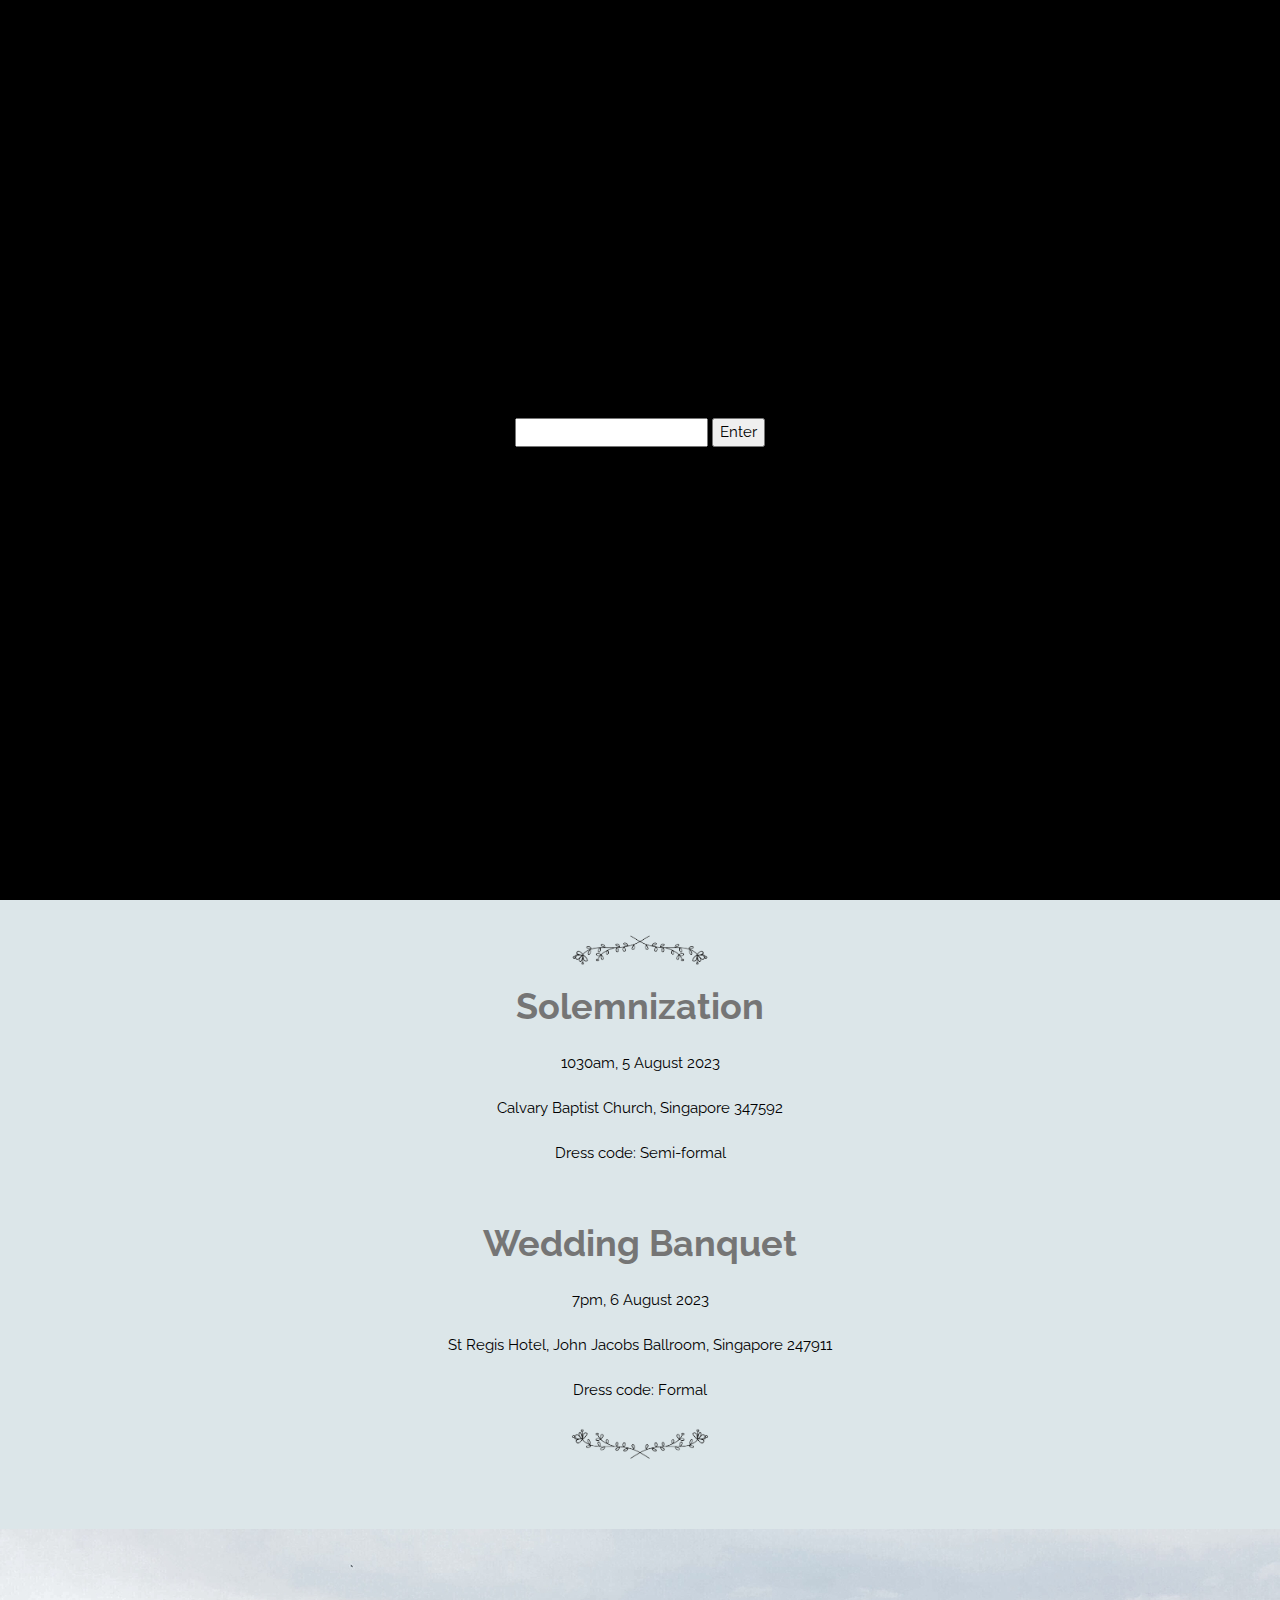
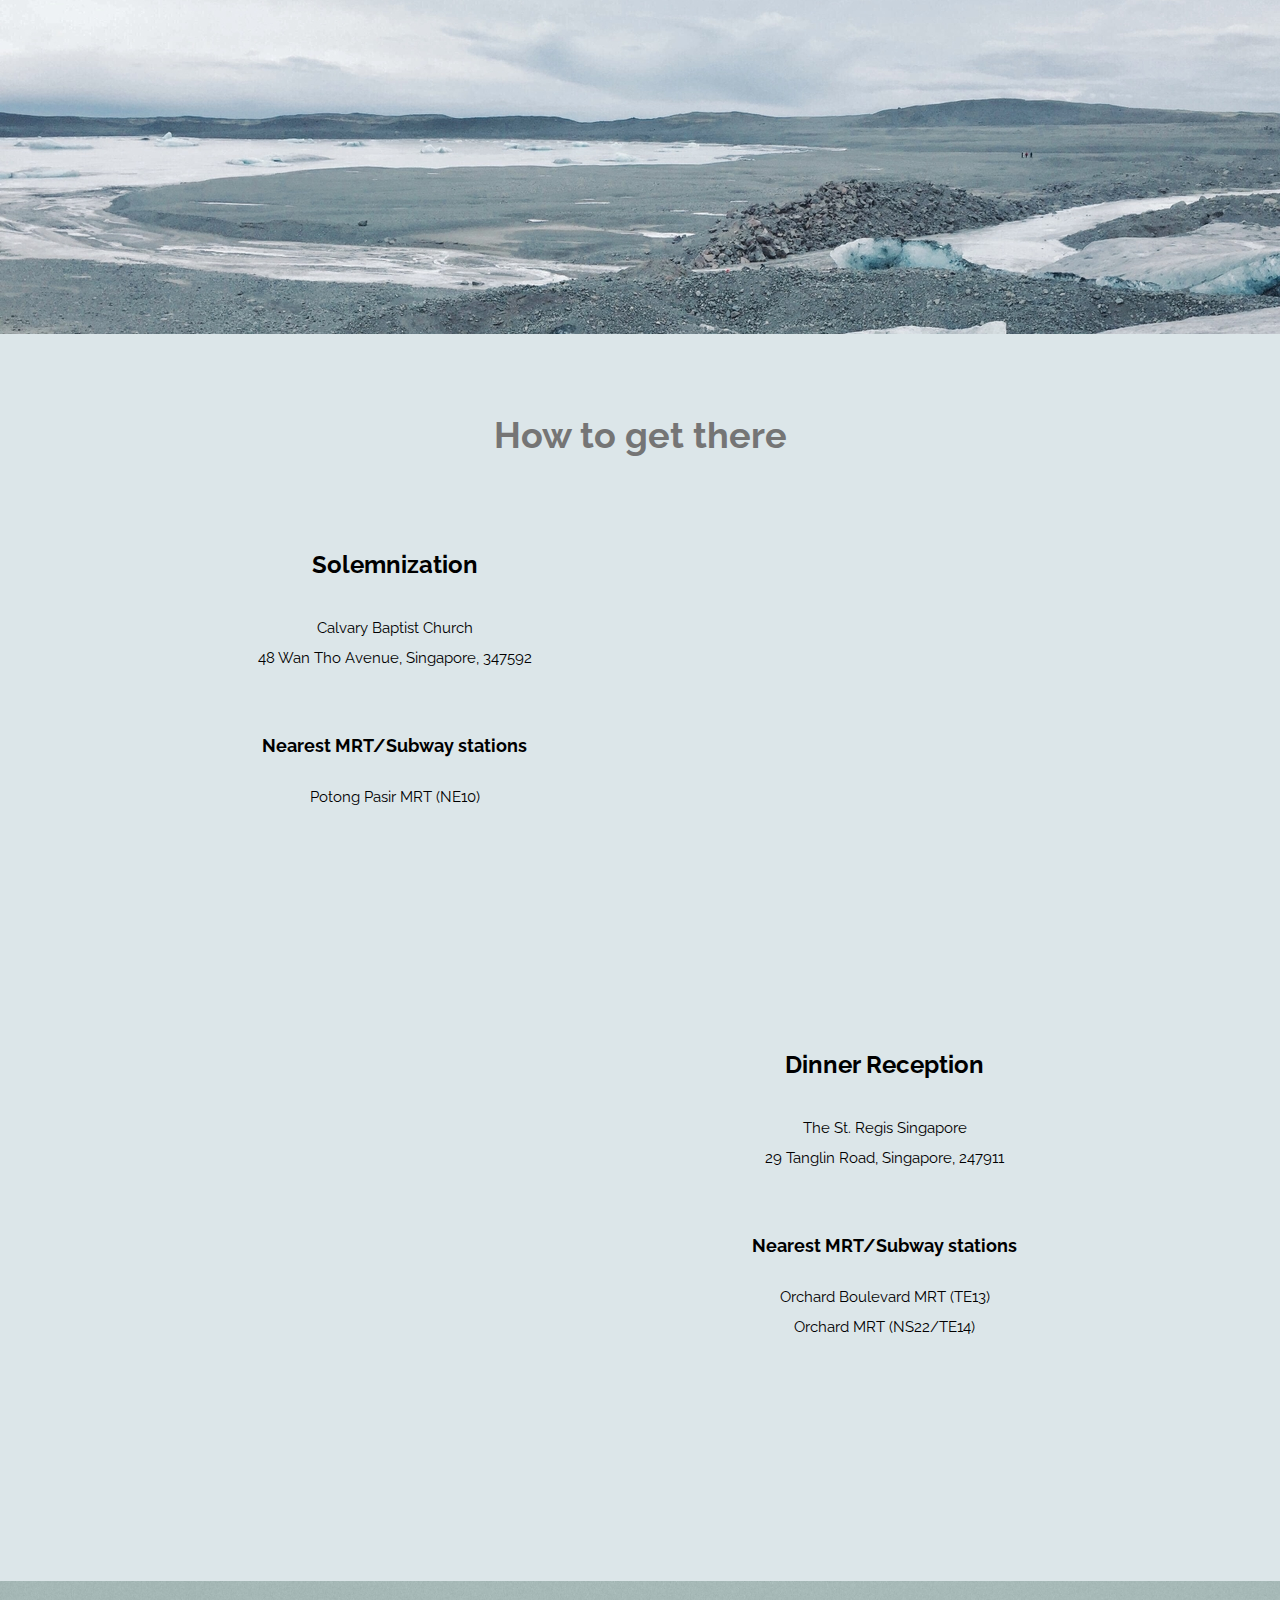
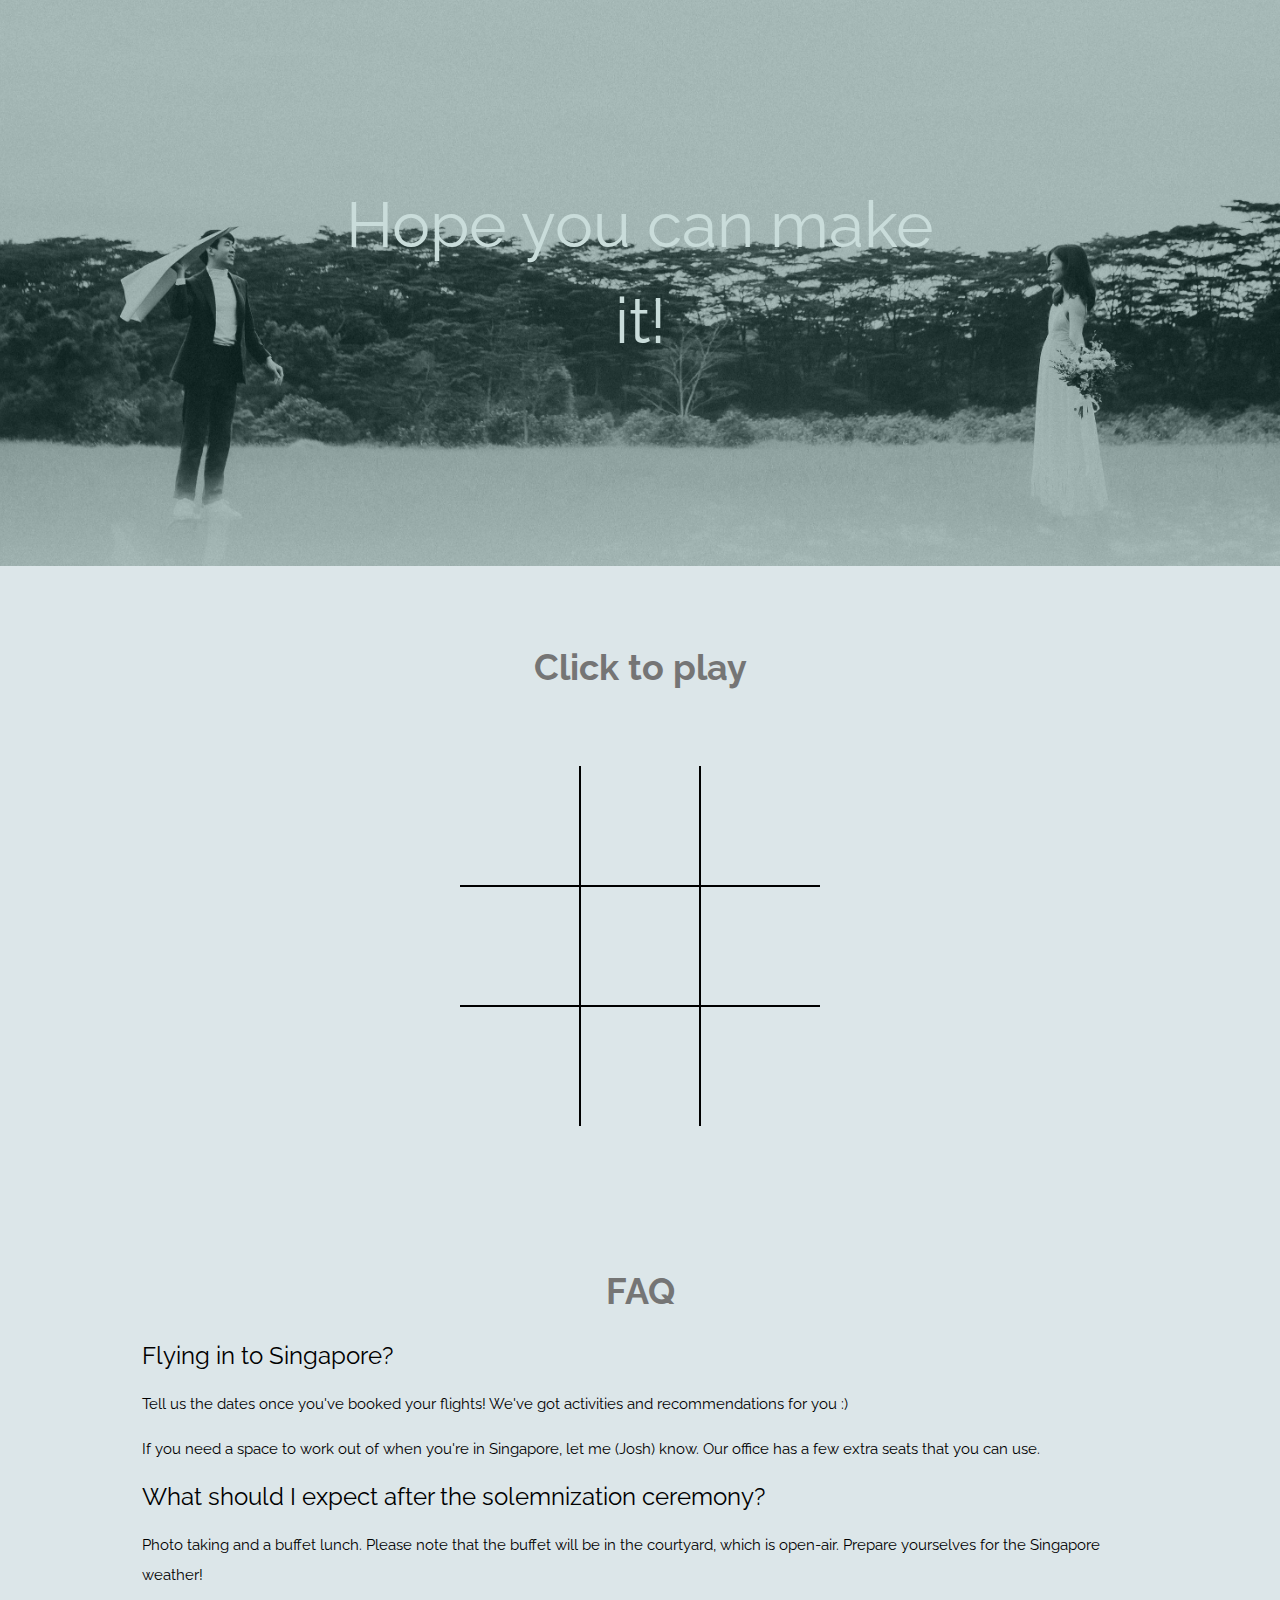
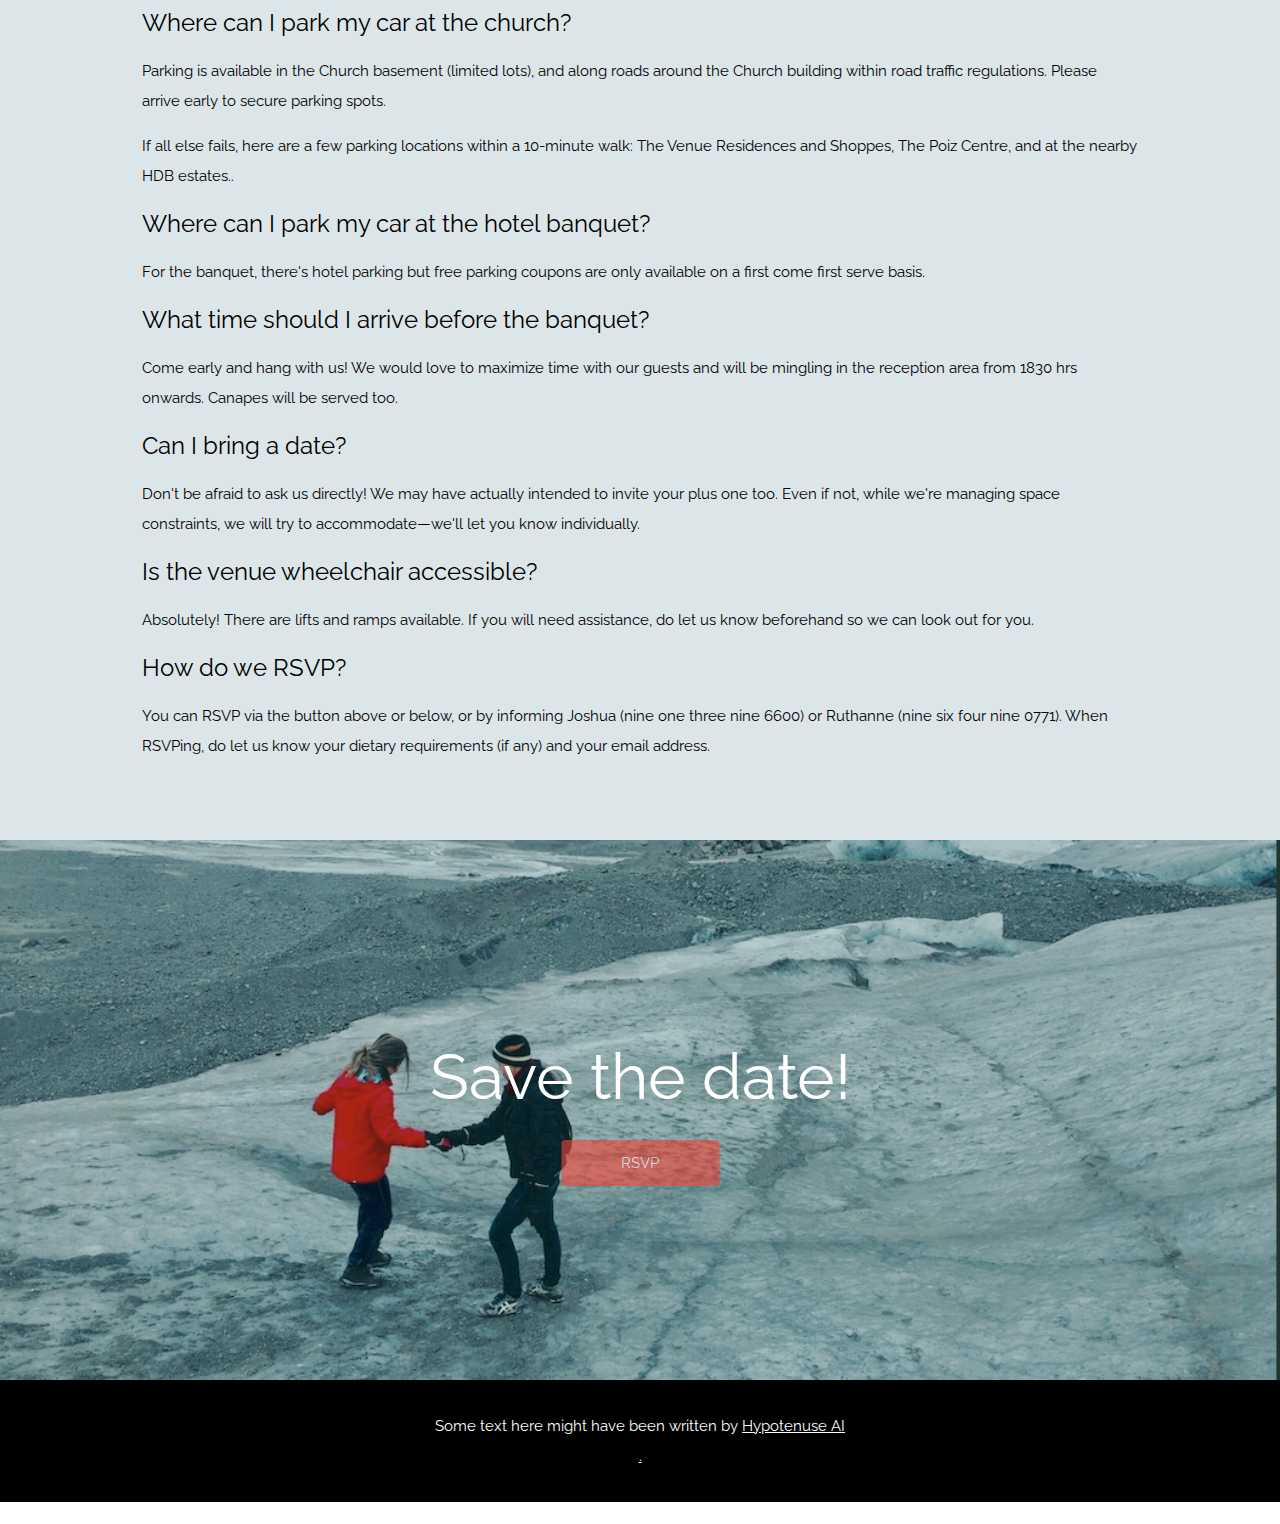
<file: index.html>
<!DOCTYPE html>
<html>
<head>

  <script>
    window.Papercups = {
      config: {
        accountId: 'a30781a4-1716-4aea-aa53-19e8c27616e7',
        title: 'Joshua & Ruthanne',
        subtitle: 'Talk to us below 😊',
        newMessagePlaceholder: 'Start typing...',
        primaryColor: '#484848',
        // Optionally pass in a default greeting
        //greeting: 'Hi there! How can I help you?',
        // Optionally pass in metadata to identify the customer
        /*customer: {
          name: 'Test User',
          email: 'test@test.com',
          external_id: '123',
          metadata: {version: 1, plan: 'premium'}, 
        },*/
        // Optionally specify the base URL
        baseUrl: 'https://app.papercups.io',
        requireEmailUpfront: true,
        showAgentAvailability: false,
      },
    };
  </script>
  <script
    type="text/javascript"
    async
    defer
    src="https://app.papercups.io/widget.js"></script>
  


<title>Joshua & Ruthanne</title>
<link rel="icon" type="image/x-icon" href="assets/jrletters.png">
<meta charset="UTF-8">
<meta name="viewport" content="width=device-width, initial-scale=1">
<link rel="stylesheet" href="main-styling.css">
<link rel="stylesheet" href="custom-styling.css">
<link rel="stylesheet" href="https://fonts.googleapis.com/css?family=Raleway">

<meta property="og:image" content="assets/jrletters.png" />
<meta property="og:description" content="Joshua & Ruthanne" />
<meta property="og:url"content="https://joshuaruthanne.com" />
<meta property="og:title" content="Joshua & Ruthanne" />

<script src="pw.js" async defer></script>

<style>
body,h1,h2, h3{font-family: "Raleway", sans-serif}
body, html {height: 100%}
p {line-height: 2}
.bgimg {
  min-height: 90%;
  background-position: top;
  background-size: cover;
}
.bgimg2 {
  min-height: 45%;
  background-position: top;
  background-size: cover;
}

.bgimg3 {
  min-height: 60%;
  background-position: top;
  background-size: cover;
}

.bgimg4 {
  min-height: 65%;
  background-position: top;
  background-size: cover;
}

.jr-white,.w3-hover-white:hover{
    color:#000!important;
    background-color:#fff!important
}
.jrfont {
    font-family: "eb garamond", cursive;
}
.jrfont-number {
    font-family: "Playfair Display";
}
.padtop{
  margin-top: 58px;
}
.show-when-mobile {
      display: none
    }
.map-size {
  width: 90%;
  height: 70vh;
}
@media (max-width: 600px) {
    .padtop {
      margin-top: 0px;
    }
    .bgimg2 {
      min-height: 60%;
      background-position: top;
      background-size: cover;
    }
    .hide-when-mobile {
      display: none;
    }
    .show-when-mobile {
      display: block
    }
    .map-size {
      width: 100%;
      height: 90vh;
    }
    
}
.jr-sec-div-color{
    color:#000!important;
    background-color:#DCE6E9!important
}
.jr-third-div-color{
    color:#000!important;
    background-color:#94cbdb!important
}
.smaller-button-pad {
  padding:4px 8px;
}

table {
  border: 1px solid black;
  width: 300px;
  height: 300px;
}

.bgimg {background-image: url("assets/jwrs.jpeg")}
.bgimg2 {background-image: url("assets/iceru.jpeg")}
.bgimg3 {background-image: url("assets/ruthaice2.png")}
.bgimg4 {background-image: url("assets/joshruth-0114 copy.jpg")}

</style>



</head>
<body>
<!--"assets/couple/couple-1.jpeg" "" -->
<!--Yes, you can find out which password to use from here if you really want to. Stop trying to read my code.-->
<div id="password-overlay" class="password-overlay">
    <form>
      <input type="codeword" id="codeword" name="codeword">
      <button id="pwbutton" type="button" onclick="checkPassword()">Enter</button>
    </form>
  <p id="result"></p>
</div>


<!-- First JR banner -->
<header class="w3-display-container w3-wide bgimg w3-grayscale-min padtop" id="home">
  <div class="overlay"></div>
  <div class="w3-display-middle w3-text-white w3-center">
    <h1 class="w3-jumbo jrfont">Joshua & Ruthanne</h1>
    <h3>You are invited!</h3>
    <h3 id="wed-date">5 & 6 August 2023</h3><br>
    <div class="w3-center">
      <button onclick="document.getElementById('id01').style.display='block'" class="w3-button w3-round w3-red w3-hover-opacity-off" style="padding:8px 60px">RSVP</button>
    </div>
    </div>
</header>

<!-- Sticky top navbar -->
<div class="w3-top w3-hide-small">
  <div class="w3-bar w3-white w3-center w3-padding w3-opacity-min w3-hover-opacity-off">
    <a href="#home" style="width:25%" class="w3-bar-item w3-button">Home</a>
    <a href="#us" style="width:25%" class="w3-bar-item w3-button">Wedding</a>
    <a href="#game" style="width:25%" class="w3-bar-item w3-button">Games</a>
    <a href="#rsvp" style="width:25%" class="w3-bar-item w3-button w3-hover-black">RSVP</a>
  </div>

</div>

<!-- About
<div class="w3-container w3-padding-64 jr-sec-div-color" id="us">
  <div class="w3-content">
    <h1 class="w3-center w3-text-grey"><b>J&R's Wedding</b></h1>
   
    <div class="w3-row">
      <div class="w3-half w3-center">
        <h2>Where</h2>
        <p id="when-line1">Solemnization – 1030am, 5 August 2023</p>
        <p> Reception & Dinner - 7pm, 6 August 2023</p>
      </div>
      <div class="w3-half w3-center">
        <h2>When</h2>
        <p id="">Somewhere, an address</p>
        <p>Somewhere, some address</p>
      </div>
    </div>
    <img class="w3-round-large w3-grayscale-min" src="/w3images/wedding_location.jpg" style="width:100%;margin:64px 0">
    <img class="w3-round w3-grayscale-min" src="/w3images/wedding_couple2.jpg" style="width:100%;margin:32px 0">
    
    <p class="w3-center"><i>Fun fact about r0ta: she once ate her headset. So now I have to buy her a new one. Any reccs?</i>
    </p><br>
  </div>
</div>-->


<!-- Wedding details -->
<div class="w3-container w3-padding-64 jr-sec-div-color" id="us"><!-- w3-grayscale-min-->
  <div class="w3-content">

    <div class="w3-center">
      <img src="assets/vines-5.png" alt="image" width="150" height="auto" style="object-fit: contain;">
    </div>

    <div class="w3-row">
      <div id="church-deets" class="w3-center">
        <h1 class="w3-center w3-text-grey"><b>Solemnization</b></h1>
        <p id="when-line1">1030am, 5 August 2023</p>
        <p>Calvary Baptist Church, Singapore 347592</p>
        <p>Dress code: Semi-formal</p><br>
      </div>

      <div id="din-deets" class="w3-center">
        <h1 class="w3-center w3-text-grey"><b>Wedding Banquet</b></h1>
        <p>7pm, 6 August 2023</p>
        <p>St Regis Hotel, John Jacobs Ballroom, Singapore 247911</p>
        <p>Dress code: Formal</p>
      </div>

    </div>
    <!--
    <p class="w3-center"><i>Fun fact about r0ta: she once ate her headset. So now I have to buy her a new one. Any reccs?</i>
    </p>-->
    <div class="w3-center">
      <img src="assets/vines-4.png" alt="image" width="150" height="auto" style="object-fit: contain;">
    </div>

  </div>
  
</div>

<!-- Countdown photo -->
<div class="w3-display-container bgimg2">
  <!--<div class="darker-overlay"></div>-->
  <div class="w3-display-middle w3-text-white w3-center">
    <h1 class="w3-jumbo" id="countdown"></h2>
  </div>
</div>

<!--Location details and map-->
<div class="w3-container w3-padding-64 jr-sec-div-color" id="location">
  <h1 class="w3-center w3-text-grey"><b>How to get there</b></h1>
  <div id="church-loc" class="w3-content">
    <div class="hide-when-mobile"><br><br></div>
    <div class="w3-half w3-center">
      <p class="w3-xlarge"><b>Solemnization</b></p>

      <p>Calvary Baptist Church<br>
      48 Wan Tho Avenue, Singapore, 347592</p><br>

      <p class="w3-large"><b>Nearest MRT/Subway stations</b></p>
      <p>Potong Pasir MRT (NE10)</p>
    </div>

    <div class="w3-half w3-center">
      <div class="show-when-mobile"><br></div>
      <div class="mapouter"><div class="gmap_canvas">
        <iframe class="map-size"  width="50%" height="50px" id="gmap_canvas" src="https://maps.google.com/maps?q=calvary%20baptist%20church&t=&z=11&ie=UTF8&iwloc=&output=embed" frameborder="0" scrolling="no" marginheight="0" marginwidth="0"></iframe>
        <a href="https://www.whatismyip-address.com/divi-discount/">divi discount</a><br>
        <style>.mapouter{position:relative;text-align:right;height:300px;width:100%;}</style><a href="https://www.embedgooglemap.net">google maps embed wordpress</a>
        <style>.gmap_canvas {overflow:hidden;background:none!important;height:30px;width:100%;}</style></div></div>
    </div>
  </div>

  <div id="din-loc" class="w3-content">
    <br><br>
    <div class="w3-half w3-center  hide-when-mobile">
      <div class="mapouter"><div class="gmap_canvas">
        <iframe class="map-size"  width="100%" height="50%" id="gmap_canvas" src="https://maps.google.com/maps?q=St%20regis,%20singapor&t=&z=11&ie=UTF8&iwloc=&output=embed" frameborder="" scrolling="no" marginheight="0" marginwidth=""></iframe>
        <a href="https://www.whatismyip-address.com/divi-discount/">divi discount</a><br>
        <style>.mapouter{position:relative;text-align:right;height:500px;width:100%;}</style><a href="https://www.embedgooglemap.net">google maps embed wordpress</a>
        <style>.gmap_canvas {overflow:hidden;background:none!important;height:80%;width:100%;}</style></div></div>
    </div>

    <div class="w3-half w3-center">
      <p class="w3-xlarge"><b>Dinner Reception</b></p>
      <p>The St. Regis Singapore<br>
      29 Tanglin Road, Singapore, 247911</p><br>

      <p class="w3-large"><b>Nearest MRT/Subway stations</b></p>
      <p>Orchard Boulevard MRT (TE13) <br>
      Orchard MRT (NS22/TE14)</p>
    </div>
    <div class="w3-half w3-center  show-when-mobile">
      <br>
      <div class="mapouter"><div class="gmap_canvas">
        <iframe class="map-size" width="100%" height="50%" id="gmap_canvas" src="https://maps.google.com/maps?q=St%20regis,%20singapor&t=&z=11&ie=UTF8&iwloc=&output=embed" frameborder="" scrolling="no" marginheight="0" marginwidth=""></iframe>
        <a href="https://www.whatismyip-address.com/divi-discount/">divi discount</a><br>
        <style>.mapouter{position:relative;text-align:right;height:500px;width:100%;}</style><a href="https://www.embedgooglemap.net">google maps embed wordpress</a>
        <style>.gmap_canvas {overflow:hidden;background:none!important;height:80%;width:100%;}</style></div></div>
    </div>

    
  </div>
</div>


<!-- Middle photo -->
<div class="w3-display-container bgimg4">
  <div class="w3-display-middle w3-text-white w3-center">
    
    <h1 class="w3-jumbo">Hope you can make it!</h2>
  </div>
  <div class="darker-overlay"></div>
</div>


<!-- Game! -->
<div class="w3-container w3-padding-64 jr-sec-div-color" id="game">
  <div class="w3-content">

    <!--<div class="w3-half w3-center">-->

    <h1 class="w3-center w3-text-grey"><b>Click to play</b></h1>
      <div class="board w3-center" id="board">
         <div class="cell" data-cell></div>
         <div class="cell" data-cell></div>
         <div class="cell" data-cell></div>
         <div class="cell" data-cell></div>
         <div class="cell" data-cell></div>
         <div class="cell" data-cell></div>
         <div class="cell" data-cell></div>
         <div class="cell" data-cell></div>
         <div class="cell" data-cell></div>
       </div>
       <div class="winning-message" id="winningMessage">
         <div id="winningMessageText">oh</div>
         <button id="restartButton">Restart</button>
       </div>
      </div>

    <!--cbox chatbox
    <div class="w3-half w3-center">
      <iframe src="https://www3.cbox.ws/box/?boxid=3525150&boxtag=kAaias" width="50%" height="450" allowtransparency="yes" allow="autoplay" frameborder="0" marginheight="0" marginwidth="0" scrolling="auto"></iframe>	
    </div>-->

  </div>
</div>

<!-- FAQ Section -->
<div class="w3-container w3-padding-64 jr-sec-div-color" id="faq">
  <h1 class="w3-center w3-text-grey"><b>FAQ</b></h1>
  <div class="w3-content">
    <div class="w3-row-padding" style="margin:0 -16px">
        <h3>Flying in to Singapore?</h3>
        <p>Tell us the dates once you've booked your flights! We've got activities and recommendations for you :)</p>
        <p>If you need a space to work out of when you're in Singapore, let me (Josh) know. Our office has a few extra seats that you can use.</p>
        <div id="church-faq">
          <h3>What should I expect after the solemnization ceremony?</h3>
          <p>Photo taking and a buffet lunch. Please note that the buffet will be in the courtyard, which is open-air. Prepare yourselves for the Singapore weather!</p>
          <h3>Where can I park my car at the church?</h3>
          <p>Parking is available in the Church basement (limited lots), and along roads around the Church building within road traffic regulations. Please arrive early to secure parking spots.</p>
          <p> If all else fails, here are a few parking locations within a 10-minute walk: The Venue Residences and Shoppes, The Poiz Centre, and at the nearby HDB estates..</p>
        </div>
        <div id="din-faq">
          <h3>Where can I park my car at the hotel banquet?</h3>
          <p>For the banquet, there's hotel parking but free parking coupons are only available on a first come first serve basis.</p>
          <h3>What time should I arrive before the banquet?</h3>
          <p>Come early and hang with us! We would love to maximize time with our guests and will be mingling in the reception area from 1830 hrs onwards. Canapes will be served too.</p>
        </div>
        
        <h3>Can I bring a date?</h3>
        <p>Don't be afraid to ask us directly! We may have actually intended to invite your plus one too. Even if not, while we're managing space constraints, we will try to accommodate—we'll let you know individually.</p>
        <h3>Is the venue wheelchair accessible? </h3>
        <p>Absolutely! There are lifts and ramps available. If you will need assistance, do let us know beforehand so we can look out for you.</p>
        <h3>How do we RSVP?</h3>
        <p>You can RSVP via the button above or below, or by informing Joshua (nine one three nine 6600) or Ruthanne (nine six four nine 0771). When RSVPing, do let us know your dietary requirements (if any) and your email address.</p>
        
    </div>
  </div>
</div>

<!-- Save the date photo -->
<div class="w3-display-container bgimg3" id="rsvp">
  <div class="darker-overlay"></div>
  <div class="w3-display-middle w3-text-white w3-center">
    <h1 class="w3-jumbo">Save the date!</h1>
    <p class="w3-medium">
      <button onclick="document.getElementById('id01').style.display='block'" class="w3-button w3-round w3-red w3-opacity w3-hover-opacity-off" style="padding:8px 60px">RSVP</button>
  
      <!-- smaller button leading to typeform
        <p class="w3-center"><a href="https://m62atgq97h1.typeform.com/to/ssoKPCsQ" class="w3-button w3-round w3-red w3-opacity w3-hover-opacity-off" style="padding:8px 60px">RSVP</a></p>
      -->
    </p>
  </div>
</div>



<!-- RSVP section -->
<!--
<div class="w3-container w3-padding-64 w3-pale-red w3-center w3-wide" id="rsvp">
  <h1>HOPE YOU CAN MAKE IT!</h1>
  <p class="w3-large">Kindly Respond By the end of the century</p>
  <p class="w3-xlarge">
    <button onclick="document.getElementById('id01').style.display='block'" class="w3-button w3-round w3-red w3-opacity w3-hover-opacity-off" style="padding:8px 60px">RSVP</button>

    <p class="w3-center"><a href="https://m62atgq97h1.typeform.com/to/ssoKPCsQ" class="w3-button w3-round w3-red w3-opacity w3-hover-opacity-off" style="padding:8px 60px">RSVP</a></p>

  </p>
</div>-->

<div id="id01" class="w3-modal">
  <div class="w3-modal-content w3-card-4 w3-animate-zoom" style="padding:16px;max-width:900px">
    <div class="w3-container w3-white w3-center">
      <span onclick="document.getElementById('id01').style.display='none'"
      class="w3-button smaller-button-pad w3-display-topright">&times;</span>
      <iframe id="rsvp-form" src="" width="640" height="1439" frameborder="0" marginheight="0" marginwidth="0">Loading…</iframe>
      </div>
    </div>
  </div>
</div>
<!--
      <h1 class="w3-wide">CAN YOU COME?</h1>
      <p>We really hope you can make it.</p>
      <form>
        <input class="w3-input w3-border" type="text" placeholder="Name(s)" name="name">
      </form>
      <p><i>Sincerely, John & Jane</i></p>
      <div class="w3-row">
        <div class="w3-half">
          <button onclick="document.getElementById('id01').style.display='none'" type="button" class="w3-button w3-block w3-green">Going</button>
        </div>
        <div class="w3-half">
          <button onclick="document.getElementById('id01').style.display='none'" type="button" class="w3-button w3-block w3-red">Can't come</button>
        </div>-->

<!-- RSVP modal
<div id="id01" class="w3-modal">
  <div class="w3-modal-content w3-card-4 w3-animate-zoom" style="padding:32px;max-width:600px">
    <div class="w3-container w3-white w3-center">
      <h1 class="w3-wide">CAN YOU COME?</h1>
      <p>We really hope you can make it.</p>
      <form>
        <input class="w3-input w3-border" type="text" placeholder="Name(s)" name="name">
      </form>
      <p><i>Sincerely, John & Jane</i></p>
      <div class="w3-row">
        <div class="w3-half">
          <button onclick="document.getElementById('id01').style.display='none'" type="button" class="w3-button w3-block w3-green">Going</button>
        </div>
        <div class="w3-half">
          <button onclick="document.getElementById('id01').style.display='none'" type="button" class="w3-button w3-block w3-red">Can't come</button>
        </div>
      </div>
    </div>
  </div>
</div> -->

<!-- Footer -->
<footer class="w3-center w3-black w3-padding-16">
  <p>Some text here might have been written by <a href="https://www.hypotenuse.ai" title="W3.CSS" target="_blank" class="w3-hover-text-green">Hypotenuse AI</a>
  <br><a href="hidden.html" title="W3.CSS" target="_blank" class="w3-hover-text-green">.</a></p>
</footer>
<div class="w3-hide-small" style="margin-bottom:32px"> </div>

</body>
</html>
</file>
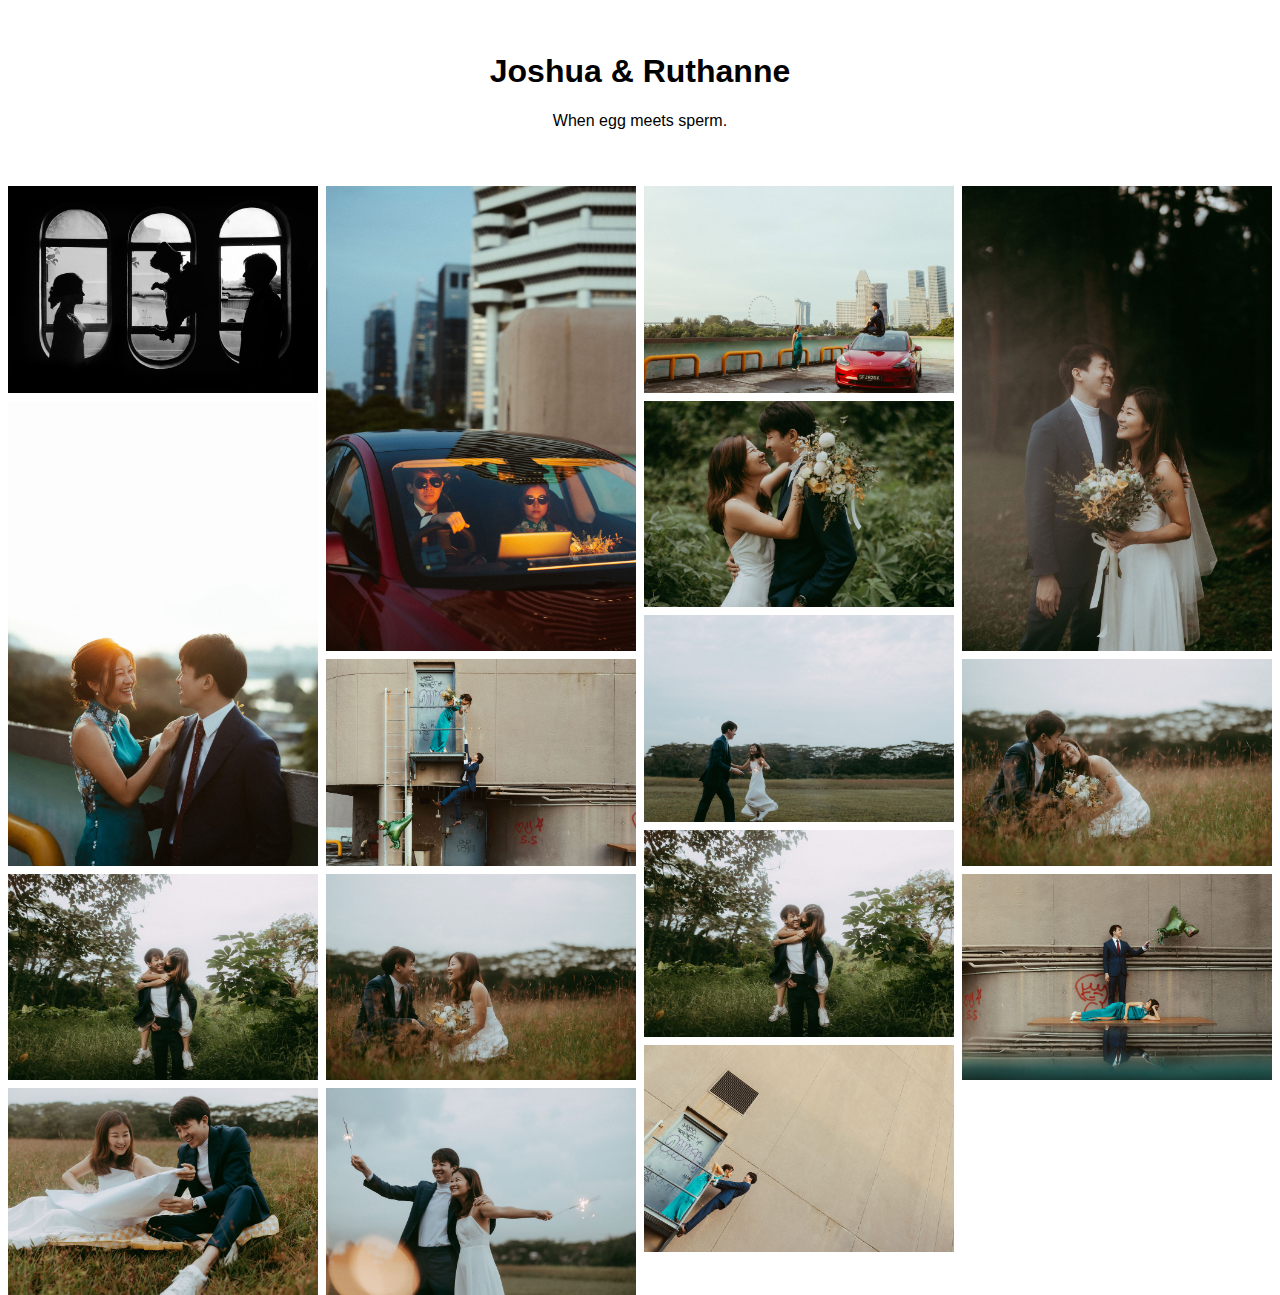
<file: gallery.html>
<!DOCTYPE html>
<html>
<style>
* {
  box-sizing: border-box;
}

body {
  margin: 0;
  font-family: Arial;
}

.header {
  text-align: center;
  padding: 32px;
}

.row {
  display: -ms-flexbox; /* IE10 */
  display: flex;
  -ms-flex-wrap: wrap; /* IE10 */
  flex-wrap: wrap;
  padding: 0 4px;
}

/* Create four equal columns that sits next to each other */
.column {
  -ms-flex: 25%; /* IE10 */
  flex: 25%;
  max-width: 25%;
  padding: 0 4px;
}

.column img {
  margin-top: 8px;
  vertical-align: middle;
  width: 100%;
}

/* Responsive layout - makes a two column-layout instead of four columns */
@media screen and (max-width: 800px) {
  .column {
    -ms-flex: 50%;
    flex: 50%;
    max-width: 50%;
  }
}

/* Responsive layout - makes the two columns stack on top of each other instead of next to each other */
@media screen and (max-width: 600px) {
  .column {
    -ms-flex: 100%;
    flex: 100%;
    max-width: 100%;
  }
}
</style>
<body>

<!-- Header -->
<div class="header">
  <h1>Joshua & Ruthanne</h1>
  <p>When egg meets sperm.</p>
</div>

<!-- Photo Grid -->
<div class="row"> 
  <div class="column">
    <img src="./assets/gallery/joshruth-7192.jpg" style="width:100%">
    <img src="./assets/gallery/joshruth-2694.jpg" style="width:100%">
    
    

    
    
    <img src="./assets/gallery/joshruth-0623.jpg" style="width:100%">
    <img src="./assets/gallery/joshruth-0139.jpg" style="width:100%">
  </div>
  <div class="column">
    <img src="./assets/gallery/joshruth-2585.jpg" style="width:100%">
    <img src="./assets/gallery/joshruth-6702.jpg" style="width:100%">
    <img src="./assets/gallery/joshruth-6954.jpg" style="width:100%">
    
    
    <img src="./assets/gallery/joshruth-6809.jpg" style="width:100%">
    
    </div>
  <div class="column">
    <img src="./assets/gallery/joshruth-6632.jpg" style="width:100%">
    
    <img src="./assets/gallery/joshruth-7568.jpg" style="width:100%">
    <img src="./assets/gallery/joshruth-9924.jpg" style="width:100%">
    <img src="./assets/gallery/joshruth-0623.jpg" style="width:100%">
    <img src="./assets/gallery/joshruth-6735.jpg" style="width:100%">
  </div>
  <div class="column">
    <img src="./assets/gallery/joshruth-7375.jpg" style="width:100%">
    <img src="./assets/gallery/joshruth-6957.jpg" style="width:100%">
    <img src="./assets/gallery/joshruth-6988.jpg" style="width:100%">
    
  </div>
</div>

</body>
</html>
</file>
<file: custom-styling.css>
/*Styling overrides for jr website*/

  .password-overlay {
	position: fixed;
	top: 0;
	bottom: 0;
	left: 0;
	right: 0;
	width: 100%;
    height: 100%; 
	z-index: 999; 
	background-color: #000;
	display: flex;
	flex-direction:column;
	justify-content: center;
	align-items: center;
  }
  

  #result {
	  clear: both;
	  color: white;
	  display: block;
	  margin-top: 20px;
  }

  .overlay {
    position: absolute;
    top: 0;
    left: 0;
    width: 100%;
    height: 100%;
    background-color: rgba(64, 224, 208, 0.5);
    opacity: 0.1;
  }

  .darker-overlay {
    position: absolute;
    top: 0;
    left: 0;
    width: 100%;
    height: 100%;
    background-color: rgba(11, 94, 85, 0.363);
    opacity: 0.6;
  }

  iframe {
    width: 100%;
    height: 90vh;
  }

  :root {
	--cell-size: 120px;

	--color: #81c3fd; /* for hover */
	--color-set: #0f4675; /* when set */
	--l: 10px; /* X line-width */
}

.board {
    margin-top: 8vh;
	display: grid;
	justify-content: center;
	align-content: center;
	justify-items: center;
	align-items: center;
	grid-template-columns: repeat(3, auto)
}

.cell {
	width: var(--cell-size);
	height: var(--cell-size);
	border: 1px solid black;
	display: flex;
	justify-content: center;
	align-items: center;
	position: relative;
	cursor: pointer;
}

/* remove border for edges */
.cell:nth-child(1), .cell:nth-child(2), .cell:nth-child(3) {
	border-top: none;
}

.cell:nth-child(1), .cell:nth-child(4), .cell:nth-child(7) {
	border-left: none;
}

.cell:nth-child(3), .cell:nth-child(6), .cell:nth-child(9) {
	border-right: none;
}

.cell:nth-child(7), .cell:nth-child(8), .cell:nth-child(9) {
	border-bottom: none;
}

.cell.x, .cell.circle {
	cursor: not-allowed;
}

/* for cross */
.board.x .cell:not(.circle):not(.x):hover {
	background: "assets/rs8.png";
	background-size: 80% 80%;
	background-repeat: no-repeat;
	background-position: center;
}

/* for cross (set) */
.cell:not(.circle).x {
    background-image: url("assets/rs8.png");
	background-size: 80% 80%;
	background-repeat: no-repeat;
	background-position: center;
}

/* for circle */
.board.circle .cell:not(.circle):not(.x):hover {	
	background-image: url("assets/jw8.png");
    background-size: 80% 80%;
	background-repeat: no-repeat;
	background-position: center;
}

/* for circle (set) */
.cell:not(.x).circle {
	background-image: url("assets/jw8.png");
    background-size: 80% 80%;
	background-repeat: no-repeat;
	background-position: center;
}

.winning-message {
	display: none;
	position: fixed;
	top: 0;
	left: 0;
	right: 0;
	bottom: 0;
	background-color: var(--color-set);
	justify-content: center;
	align-items: center;
	color: white;
	font-size: 3rem;
	font-family: 'Courier New', Courier, monospace;
	flex-direction: column;
}

.winning-message button {
	border-radius: 10px;
	font-size: 3rem;
	background-color: white;
	border: 1px solid var(--color-set);
	padding: .25em .5em;
	cursor: pointer;
}

.winning-message button:hover {
	background-color: var(--color-set);
	color: white;
	border-color: white;
}

.winning-message.show {
	display: flex;
}
</file>
<file: main-styling.css>
/* W3.CSS 4.15 December 2020 by Jan Egil and Borge Refsnes */
 html{
    box-sizing:border-box
}
*,*:before,*:after{
    box-sizing:inherit
}
/* Extract from normalize.css by Nicolas Gallagher and Jonathan Neal git.io/normalize */
 html{
    -ms-text-size-adjust:100%;
    -webkit-text-size-adjust:100%
}
body{
    margin:0
}
 article,aside,details,figcaption,figure,footer,header,main,menu,nav,section{
    display:block
}
summary{
    display:list-item
}
 audio,canvas,progress,video{
    display:inline-block
}
progress{
    vertical-align:baseline
}
 audio:not([controls]){
    display:none;
    height:0
}
[hidden],template{
    display:none
}
 a{
    background-color:transparent
}
a:active,a:hover{
    outline-width:0
}
 abbr[title]{
    border-bottom:none;
    text-decoration:underline;
    text-decoration:underline dotted
}
 b,strong{
    font-weight:bolder
}
dfn{
    font-style:italic
}
mark{
    background:#ff0;
    color:#000
}
 small{
    font-size:80%
}
sub,sup{
    font-size:75%;
    line-height:0;
    position:relative;
    vertical-align:baseline
}
 sub{
    bottom:-0.25em
}
sup{
    top:-0.5em
}
figure{
    margin:1em 40px
}
img{
    border-style:none
}
 code,kbd,pre,samp{
    font-family:monospace,monospace;
    font-size:1em
}
hr{
    box-sizing:content-box;
    height:0;
    overflow:visible
}
 button,input,select,textarea,optgroup{
    font:inherit;
    margin:0
}
optgroup{
    font-weight:bold
}
 button,input{
    overflow:visible
}
button,select{
    text-transform:none
}
 button,[type=button],[type=reset],[type=submit]{
    -webkit-appearance:button
}
 button::-moz-focus-inner,[type=button]::-moz-focus-inner,[type=reset]::-moz-focus-inner,[type=submit]::-moz-focus-inner{
    border-style:none;
    padding:0
}
 button:-moz-focusring,[type=button]:-moz-focusring,[type=reset]:-moz-focusring,[type=submit]:-moz-focusring{
    outline:1px dotted ButtonText
}
 fieldset{
    border:1px solid #c0c0c0;
    margin:0 2px;
    padding:.35em .625em .75em
}
 legend{
    color:inherit;
    display:table;
    max-width:100%;
    padding:0;
    white-space:normal
}
textarea{
    overflow:auto
}
 [type=checkbox],[type=radio]{
    padding:0
}
 [type=number]::-webkit-inner-spin-button,[type=number]::-webkit-outer-spin-button{
    height:auto
}
 [type=search]{
    -webkit-appearance:textfield;
    outline-offset:-2px
}
 [type=search]::-webkit-search-decoration{
    -webkit-appearance:none
}
 ::-webkit-file-upload-button{
    -webkit-appearance:button;
    font:inherit
}
/* End extract */
 html,body{
    font-family:Verdana,sans-serif;
    font-size:15px;
    line-height:1.5
}
html{
    overflow-x:hidden
}
 h1{
    font-size:36px
}
h2{
    font-size:30px
}
h3{
    font-size:24px
}
h4{
    font-size:20px
}
h5{
    font-size:18px
}
h6{
    font-size:16px
}
 .w3-serif{
    font-family:serif
}
.w3-sans-serif{
    font-family:sans-serif
}
.w3-cursive{
    font-family:cursive
}
.w3-monospace{
    font-family:monospace
}
 h1,h2,h3,h4,h5,h6{
    font-family:"Segoe UI",Arial,sans-serif;
    font-weight:400;
    margin:10px 0
}
.w3-wide{
    letter-spacing:4px
}
 hr{
    border:0;
    border-top:1px solid #eee;
    margin:20px 0
}
 .w3-image{
    max-width:100%;
    height:auto
}
img{
    vertical-align:middle
}
a{
    color:inherit
}
 .w3-table,.w3-table-all{
    border-collapse:collapse;
    border-spacing:0;
    width:100%;
    display:table
}
.w3-table-all{
    border:1px solid #ccc
}
 .w3-bordered tr,.w3-table-all tr{
    border-bottom:1px solid #ddd
}
.w3-striped tbody tr:nth-child(even){
    background-color:#f1f1f1
}
 .w3-table-all tr:nth-child(odd){
    background-color:#fff
}
.w3-table-all tr:nth-child(even){
    background-color:#f1f1f1
}
 .w3-hoverable tbody tr:hover,.w3-ul.w3-hoverable li:hover{
    background-color:#ccc
}
.w3-centered tr th,.w3-centered tr td{
    text-align:center
}
 .w3-table td,.w3-table th,.w3-table-all td,.w3-table-all th{
    padding:8px 8px;
    display:table-cell;
    text-align:left;
    vertical-align:top
}
 .w3-table th:first-child,.w3-table td:first-child,.w3-table-all th:first-child,.w3-table-all td:first-child{
    padding-left:16px
}
 .w3-btn,.w3-button{
    border:none;
    display:inline-block;
    padding:8px 16px;
    vertical-align:middle;
    overflow:hidden;
    text-decoration:none;
    color:inherit;
    background-color:inherit;
    text-align:center;
    cursor:pointer;
    white-space:nowrap
}
 .w3-btn:hover{
    box-shadow:0 8px 16px 0 rgba(0,0,0,0.2),0 6px 20px 0 rgba(0,0,0,0.19)
}
 .w3-btn,.w3-button{
    -webkit-touch-callout:none;
    -webkit-user-select:none;
    -khtml-user-select:none;
    -moz-user-select:none;
    -ms-user-select:none;
    user-select:none
}
 .w3-disabled,.w3-btn:disabled,.w3-button:disabled{
    cursor:not-allowed;
    opacity:0.3
}
.w3-disabled *,:disabled *{
    pointer-events:none
}
 .w3-btn.w3-disabled:hover,.w3-btn:disabled:hover{
    box-shadow:none
}
 .w3-badge,.w3-tag{
    background-color:#000;
    color:#fff;
    display:inline-block;
    padding-left:8px;
    padding-right:8px;
    text-align:center
}
.w3-badge{
    border-radius:50%
}
 .w3-ul{
    list-style-type:none;
    padding:0;
    margin:0
}
.w3-ul li{
    padding:8px 16px;
    border-bottom:1px solid #ddd
}
.w3-ul li:last-child{
    border-bottom:none
}
 .w3-tooltip,.w3-display-container{
    position:relative
}
.w3-tooltip .w3-text{
    display:none
}
.w3-tooltip:hover .w3-text{
    display:inline-block
}
 .w3-ripple:active{
    opacity:0.5
}
.w3-ripple{
    transition:opacity 0s
}
 .w3-input{
    padding:8px;
    display:block;
    border:none;
    border-bottom:1px solid #ccc;
    width:100%
}
 .w3-select{
    padding:9px 0;
    width:100%;
    border:none;
    border-bottom:1px solid #ccc
}
 .w3-dropdown-click,.w3-dropdown-hover{
    position:relative;
    display:inline-block;
    cursor:pointer
}
 .w3-dropdown-hover:hover .w3-dropdown-content{
    display:block
}
 .w3-dropdown-hover:first-child,.w3-dropdown-click:hover{
    background-color:#ccc;
    color:#000
}
 .w3-dropdown-hover:hover > .w3-button:first-child,.w3-dropdown-click:hover > .w3-button:first-child{
    background-color:#ccc;
    color:#000
}
 .w3-dropdown-content{
    cursor:auto;
    color:#000;
    background-color:#fff;
    display:none;
    position:absolute;
    min-width:160px;
    margin:0;
    padding:0;
    z-index:1
}
 .w3-check,.w3-radio{
    width:24px;
    height:24px;
    position:relative;
    top:6px
}
 .w3-sidebar{
    height:100%;
    width:200px;
    background-color:#fff;
    position:fixed!important;
    z-index:1;
    overflow:auto
}
 .w3-bar-block .w3-dropdown-hover,.w3-bar-block .w3-dropdown-click{
    width:100%
}
 .w3-bar-block .w3-dropdown-hover .w3-dropdown-content,.w3-bar-block .w3-dropdown-click .w3-dropdown-content{
    min-width:100%
}
 .w3-bar-block .w3-dropdown-hover .w3-button,.w3-bar-block .w3-dropdown-click .w3-button{
    width:100%;
    text-align:left;
    padding:8px 16px
}
 .w3-main,#main{
    transition:margin-left .4s
}
 .w3-modal{
    z-index:3;
    display:none;
    padding-top:100px;
    position:fixed;
    left:0;
    top:0;
    width:100%;
    height:100%;
    overflow:auto;
    background-color:rgb(0,0,0);
    background-color:rgba(0,0,0,0.4)
}
 .w3-modal-content{
    margin:auto;
    background-color:#fff;
    position:relative;
    padding:0;
    outline:0;
    width:600px
}
 .w3-bar{
    width:100%;
    overflow:hidden
}
.w3-center .w3-bar{
    display:inline-block;
    width:auto
}
 .w3-bar .w3-bar-item{
    padding:8px 16px;
    float:left;
    width:auto;
    border:none;
    display:block;
    outline:0
}
 .w3-bar .w3-dropdown-hover,.w3-bar .w3-dropdown-click{
    position:static;
    float:left
}
 .w3-bar .w3-button{
    white-space:normal
}
 .w3-bar-block .w3-bar-item{
    width:100%;
    display:block;
    padding:8px 16px;
    text-align:left;
    border:none;
    white-space:normal;
    float:none;
    outline:0
}
 .w3-bar-block.w3-center .w3-bar-item{
    text-align:center
}
.w3-block{
    display:block;
    width:100%
}
 .w3-responsive{
    display:block;
    overflow-x:auto
}
 .w3-container:after,.w3-container:before,.w3-panel:after,.w3-panel:before,.w3-row:after,.w3-row:before,.w3-row-padding:after,.w3-row-padding:before, .w3-cell-row:before,.w3-cell-row:after,.w3-clear:after,.w3-clear:before,.w3-bar:before,.w3-bar:after{
    content:"";
    display:table;
    clear:both
}
 .w3-col,.w3-half,.w3-third,.w3-twothird,.w3-threequarter,.w3-quarter{
    float:left;
    width:100%
}
 .w3-col.s1{
    width:8.33333%
}
.w3-col.s2{
    width:16.66666%
}
.w3-col.s3{
    width:24.99999%
}
.w3-col.s4{
    width:33.33333%
}
 .w3-col.s5{
    width:41.66666%
}
.w3-col.s6{
    width:49.99999%
}
.w3-col.s7{
    width:58.33333%
}
.w3-col.s8{
    width:66.66666%
}
 .w3-col.s9{
    width:74.99999%
}
.w3-col.s10{
    width:83.33333%
}
.w3-col.s11{
    width:91.66666%
}
.w3-col.s12{
    width:99.99999%
}
 @media (min-width:601px){
    .w3-col.m1{
        width:8.33333%
    }
    .w3-col.m2{
        width:16.66666%
    }
    .w3-col.m3,.w3-quarter{
        width:24.99999%
    }
    .w3-col.m4,.w3-third{
        width:33.33333%
    }
     .w3-col.m5{
        width:41.66666%
    }
    .w3-col.m6,.w3-half{
        width:49.99999%
    }
    .w3-col.m7{
        width:58.33333%
    }
    .w3-col.m8,.w3-twothird{
        width:66.66666%
    }
     .w3-col.m9,.w3-threequarter{
        width:74.99999%
    }
    .w3-col.m10{
        width:83.33333%
    }
    .w3-col.m11{
        width:91.66666%
    }
    .w3-col.m12{
        width:99.99999%
    }
}
 @media (min-width:993px){
    .w3-col.l1{
        width:8.33333%
    }
    .w3-col.l2{
        width:16.66666%
    }
    .w3-col.l3{
        width:24.99999%
    }
    .w3-col.l4{
        width:33.33333%
    }
     .w3-col.l5{
        width:41.66666%
    }
    .w3-col.l6{
        width:49.99999%
    }
    .w3-col.l7{
        width:58.33333%
    }
    .w3-col.l8{
        width:66.66666%
    }
     .w3-col.l9{
        width:74.99999%
    }
    .w3-col.l10{
        width:83.33333%
    }
    .w3-col.l11{
        width:91.66666%
    }
    .w3-col.l12{
        width:99.99999%
    }
}
 .w3-rest{
    overflow:hidden
}
.w3-stretch{
    margin-left:-16px;
    margin-right:-16px
}
 .w3-content,.w3-auto{
    margin-left:auto;
    margin-right:auto
}
.w3-content{
    max-width:980px
}
.w3-auto{
    max-width:1140px
}
 .w3-cell-row{
    display:table;
    width:100%
}
.w3-cell{
    display:table-cell
}
 .w3-cell-top{
    vertical-align:top
}
.w3-cell-middle{
    vertical-align:middle
}
.w3-cell-bottom{
    vertical-align:bottom
}
 .w3-hide{
    display:none!important
}
.w3-show-block,.w3-show{
    display:block!important
}
.w3-show-inline-block{
    display:inline-block!important
}
 @media (max-width:1205px){
    .w3-auto{
        max-width:95%
    }
}
 @media (max-width:600px){
    .w3-modal-content{
        margin:0 10px;
        width:auto!important
    }
    .w3-modal{
        padding-top:30px
    }
     .w3-dropdown-hover.w3-mobile .w3-dropdown-content,.w3-dropdown-click.w3-mobile .w3-dropdown-content{
        position:relative
    }
     .w3-hide-small{
        display:none!important
    }
    .w3-mobile{
        display:block;
        width:100%!important
    }
    .w3-bar-item.w3-mobile,.w3-dropdown-hover.w3-mobile,.w3-dropdown-click.w3-mobile{
        text-align:center
    }
     .w3-dropdown-hover.w3-mobile,.w3-dropdown-hover.w3-mobile .w3-btn,.w3-dropdown-hover.w3-mobile .w3-button,.w3-dropdown-click.w3-mobile,.w3-dropdown-click.w3-mobile .w3-btn,.w3-dropdown-click.w3-mobile .w3-button{
        width:100%
    }
}
 @media (max-width:768px){
    .w3-modal-content{
        width:500px
    }
    .w3-modal{
        padding-top:50px
    }
}
 @media (min-width:993px){
    .w3-modal-content{
        width:900px
    }
    .w3-hide-large{
        display:none!important
    }
    .w3-sidebar.w3-collapse{
        display:block!important
    }
}
 @media (max-width:992px) and (min-width:601px){
    .w3-hide-medium{
        display:none!important
    }
}
 @media (max-width:992px){
    .w3-sidebar.w3-collapse{
        display:none
    }
    .w3-main{
        margin-left:0!important;
        margin-right:0!important
    }
    .w3-auto{
        max-width:100%
    }
}
 .w3-top,.w3-bottom{
    position:fixed;
    width:100%;
    z-index:1
}
.w3-top{
    top:0
}
.w3-bottom{
    bottom:0
}
 .w3-overlay{
    position:fixed;
    display:none;
    width:100%;
    height:100%;
    top:0;
    left:0;
    right:0;
    bottom:0;
    background-color:rgba(0,0,0,0.5);
    z-index:2
}
 .w3-display-topleft{
    position:absolute;
    left:0;
    top:0
}
.w3-display-topright{
    position:absolute;
    right:0;
    top:0
}
 .w3-display-bottomleft{
    position:absolute;
    left:0;
    bottom:0
}
.w3-display-bottomright{
    position:absolute;
    right:0;
    bottom:0
}
 .w3-display-middle{
    position:absolute;
    top:50%;
    left:50%;
    transform:translate(-50%,-50%);
    -ms-transform:translate(-50%,-50%)
}
 .w3-display-left{
    position:absolute;
    top:50%;
    left:0%;
    transform:translate(0%,-50%);
    -ms-transform:translate(-0%,-50%)
}
 .w3-display-right{
    position:absolute;
    top:50%;
    right:0%;
    transform:translate(0%,-50%);
    -ms-transform:translate(0%,-50%)
}
 .w3-display-topmiddle{
    position:absolute;
    left:50%;
    top:0;
    transform:translate(-50%,0%);
    -ms-transform:translate(-50%,0%)
}
 .w3-display-bottommiddle{
    position:absolute;
    left:50%;
    bottom:0;
    transform:translate(-50%,0%);
    -ms-transform:translate(-50%,0%)
}
 .w3-display-container:hover .w3-display-hover{
    display:block
}
.w3-display-container:hover span.w3-display-hover{
    display:inline-block
}
.w3-display-hover{
    display:none
}
 .w3-display-position{
    position:absolute
}
 .w3-circle{
    border-radius:50%
}
 .w3-round-small{
    border-radius:2px
}
.w3-round,.w3-round-medium{
    border-radius:4px
}
.w3-round-large{
    border-radius:8px
}
.w3-round-xlarge{
    border-radius:16px
}
.w3-round-xxlarge{
    border-radius:32px
}
 .w3-row-padding,.w3-row-padding>.w3-half,.w3-row-padding>.w3-third,.w3-row-padding>.w3-twothird,.w3-row-padding>.w3-threequarter,.w3-row-padding>.w3-quarter,.w3-row-padding>.w3-col{
    padding:0 8px
}
 .w3-container,.w3-panel{
    padding:0.01em 16px
}
.w3-panel{
    margin-top:16px;
    margin-bottom:16px
}
 .w3-code,.w3-codespan{
    font-family:Consolas,"courier new";
    font-size:16px
}
 .w3-code{
    width:auto;
    background-color:#fff;
    padding:8px 12px;
    border-left:4px solid #4CAF50;
    word-wrap:break-word
}
 .w3-codespan{
    color:crimson;
    background-color:#f1f1f1;
    padding-left:4px;
    padding-right:4px;
    font-size:110%
}
 .w3-card,.w3-card-2{
    box-shadow:0 2px 5px 0 rgba(0,0,0,0.16),0 2px 10px 0 rgba(0,0,0,0.12)
}
 .w3-card-4,.w3-hover-shadow:hover{
    box-shadow:0 4px 10px 0 rgba(0,0,0,0.2),0 4px 20px 0 rgba(0,0,0,0.19)
}
 .w3-spin{
    animation:w3-spin 2s infinite linear
}
@keyframes w3-spin{
    0%{
        transform:rotate(0deg)
    }
    100%{
        transform:rotate(359deg)
    }
}
 .w3-animate-fading{
    animation:fading 10s infinite
}
@keyframes fading{
    0%{
        opacity:0
    }
    50%{
        opacity:1
    }
    100%{
        opacity:0
    }
}
 .w3-animate-opacity{
    animation:opac 0.8s
}
@keyframes opac{
    from{
        opacity:0
    }
     to{
        opacity:1
    }
}
 .w3-animate-top{
    position:relative;
    animation:animatetop 0.4s
}
@keyframes animatetop{
    from{
        top:-300px;
        opacity:0
    }
     to{
        top:0;
        opacity:1
    }
}
 .w3-animate-left{
    position:relative;
    animation:animateleft 0.4s
}
@keyframes animateleft{
    from{
        left:-300px;
        opacity:0
    }
     to{
        left:0;
        opacity:1
    }
}
 .w3-animate-right{
    position:relative;
    animation:animateright 0.4s
}
@keyframes animateright{
    from{
        right:-300px;
        opacity:0
    }
     to{
        right:0;
        opacity:1
    }
}
 .w3-animate-bottom{
    position:relative;
    animation:animatebottom 0.4s
}
@keyframes animatebottom{
    from{
        bottom:-300px;
        opacity:0
    }
     to{
        bottom:0;
        opacity:1
    }
}
 .w3-animate-zoom {
    animation:animatezoom 0.6s
}
@keyframes animatezoom{
    from{
        transform:scale(0)
    }
     to{
        transform:scale(1)
    }
}
 .w3-animate-input{
    transition:width 0.4s ease-in-out
}
.w3-animate-input:focus{
    width:100%!important
}
 .w3-opacity,.w3-hover-opacity:hover{
    opacity:0.60
}
.w3-opacity-off,.w3-hover-opacity-off:hover{
    opacity:1
}
 .w3-opacity-max{
    opacity:0.25
}
.w3-opacity-min{
    opacity:0.75
}
 .w3-greyscale-max,.w3-grayscale-max,.w3-hover-greyscale:hover,.w3-hover-grayscale:hover{
    filter:grayscale(100%)
}
 .w3-greyscale,.w3-grayscale{
    filter:grayscale(75%)
}
.w3-greyscale-min,.w3-grayscale-min{
    filter:grayscale(50%)
}
 .w3-sepia{
    filter:sepia(75%)
}
.w3-sepia-max,.w3-hover-sepia:hover{
    filter:sepia(100%)
}
.w3-sepia-min{
    filter:sepia(50%)
}
 .w3-tiny{
    font-size:10px!important
}
.w3-small{
    font-size:12px!important
}
.w3-medium{
    font-size:15px!important
}
.w3-large{
    font-size:18px!important
}
 .w3-xlarge{
    font-size:24px!important
}
.w3-xxlarge{
    font-size:36px!important
}
.w3-xxxlarge{
    font-size:48px!important
}
.w3-jumbo{
    font-size:64px!important
}
 .w3-left-align{
    text-align:left!important
}
.w3-right-align{
    text-align:right!important
}
.w3-justify{
    text-align:justify!important
}
.w3-center{
    text-align:center!important
}
 .w3-border-0{
    border:0!important
}
.w3-border{
    border:1px solid #ccc!important
}
 .w3-border-top{
    border-top:1px solid #ccc!important
}
.w3-border-bottom{
    border-bottom:1px solid #ccc!important
}
 .w3-border-left{
    border-left:1px solid #ccc!important
}
.w3-border-right{
    border-right:1px solid #ccc!important
}
 .w3-topbar{
    border-top:6px solid #ccc!important
}
.w3-bottombar{
    border-bottom:6px solid #ccc!important
}
 .w3-leftbar{
    border-left:6px solid #ccc!important
}
.w3-rightbar{
    border-right:6px solid #ccc!important
}
 .w3-section,.w3-code{
    margin-top:16px!important;
    margin-bottom:16px!important
}
 .w3-margin{
    margin:16px!important
}
.w3-margin-top{
    margin-top:16px!important
}
.w3-margin-bottom{
    margin-bottom:16px!important
}
 .w3-margin-left{
    margin-left:16px!important
}
.w3-margin-right{
    margin-right:16px!important
}
 .w3-padding-small{
    padding:4px 8px!important
}
.w3-padding{
    padding:8px 16px!important
}
.w3-padding-large{
    padding:12px 24px!important
}
 .w3-padding-16{
    padding-top:16px!important;
    padding-bottom:16px!important
}
.w3-padding-24{
    padding-top:24px!important;
    padding-bottom:24px!important
}
 .w3-padding-32{
    padding-top:32px!important;
    padding-bottom:32px!important
}
.w3-padding-48{
    padding-top:48px!important;
    padding-bottom:48px!important
}
 .w3-padding-64{
    padding-top:64px!important;
    padding-bottom:64px!important
}
 .w3-padding-top-64{
    padding-top:64px!important
}
.w3-padding-top-48{
    padding-top:48px!important
}
 .w3-padding-top-32{
    padding-top:32px!important
}
.w3-padding-top-24{
    padding-top:24px!important
}
 .w3-left{
    float:left!important
}
.w3-right{
    float:right!important
}
 .w3-button:hover{
    color:#000!important;
    background-color:#ccc!important
}
 .w3-transparent,.w3-hover-none:hover{
    background-color:transparent!important
}
 .w3-hover-none:hover{
    box-shadow:none!important
}
/* Colors */
 .w3-amber,.w3-hover-amber:hover{
    color:#000!important;
    background-color:#ffc107!important
}
 .w3-aqua,.w3-hover-aqua:hover{
    color:#000!important;
    background-color:#00ffff!important
}
 .w3-blue,.w3-hover-blue:hover{
    color:#fff!important;
    background-color:#2196F3!important
}
 .w3-light-blue,.w3-hover-light-blue:hover{
    color:#000!important;
    background-color:#87CEEB!important
}
 .w3-brown,.w3-hover-brown:hover{
    color:#fff!important;
    background-color:#795548!important
}
 .w3-cyan,.w3-hover-cyan:hover{
    color:#000!important;
    background-color:#00bcd4!important
}
 .w3-blue-grey,.w3-hover-blue-grey:hover,.w3-blue-gray,.w3-hover-blue-gray:hover{
    color:#fff!important;
    background-color:#607d8b!important
}
 .w3-green,.w3-hover-green:hover{
    color:#fff!important;
    background-color:#4CAF50!important
}
 .w3-light-green,.w3-hover-light-green:hover{
    color:#000!important;
    background-color:#8bc34a!important
}
 .w3-indigo,.w3-hover-indigo:hover{
    color:#fff!important;
    background-color:#3f51b5!important
}
 .w3-khaki,.w3-hover-khaki:hover{
    color:#000!important;
    background-color:#f0e68c!important
}
 .w3-lime,.w3-hover-lime:hover{
    color:#000!important;
    background-color:#cddc39!important
}
 .w3-orange,.w3-hover-orange:hover{
    color:#000!important;
    background-color:#ff9800!important
}
 .w3-deep-orange,.w3-hover-deep-orange:hover{
    color:#fff!important;
    background-color:#ff5722!important
}
 .w3-pink,.w3-hover-pink:hover{
    color:#fff!important;
    background-color:#e91e63!important
}
 .w3-purple,.w3-hover-purple:hover{
    color:#fff!important;
    background-color:#9c27b0!important
}
 .w3-deep-purple,.w3-hover-deep-purple:hover{
    color:#fff!important;
    background-color:#673ab7!important
}
 .w3-red,.w3-hover-red:hover{
    color:#fff!important;
    background-color:#f44336!important
}
 .w3-sand,.w3-hover-sand:hover{
    color:#000!important;
    background-color:#fdf5e6!important
}
 .w3-teal,.w3-hover-teal:hover{
    color:#fff!important;
    background-color:#009688!important
}
 .w3-yellow,.w3-hover-yellow:hover{
    color:#000!important;
    background-color:#ffeb3b!important
}
 .w3-white,.w3-hover-white:hover{
    color:#000!important;
    background-color:#fff!important
}
 .w3-black,.w3-hover-black:hover{
    color:#fff!important;
    background-color:#000!important
}
 .w3-grey,.w3-hover-grey:hover,.w3-gray,.w3-hover-gray:hover{
    color:#000!important;
    background-color:#9e9e9e!important
}
 .w3-light-grey,.w3-hover-light-grey:hover,.w3-light-gray,.w3-hover-light-gray:hover{
    color:#000!important;
    background-color:#f1f1f1!important
}
 .w3-dark-grey,.w3-hover-dark-grey:hover,.w3-dark-gray,.w3-hover-dark-gray:hover{
    color:#fff!important;
    background-color:#616161!important
}
 .w3-pale-red,.w3-hover-pale-red:hover{
    color:#000!important;
    background-color:#ffdddd!important
}
 .w3-pale-green,.w3-hover-pale-green:hover{
    color:#000!important;
    background-color:#ddffdd!important
}
 .w3-pale-yellow,.w3-hover-pale-yellow:hover{
    color:#000!important;
    background-color:#ffffcc!important
}
 .w3-pale-blue,.w3-hover-pale-blue:hover{
    color:#000!important;
    background-color:#ddffff!important
}
 .w3-text-amber,.w3-hover-text-amber:hover{
    color:#ffc107!important
}
 .w3-text-aqua,.w3-hover-text-aqua:hover{
    color:#00ffff!important
}
 .w3-text-blue,.w3-hover-text-blue:hover{
    color:#2196F3!important
}
 .w3-text-light-blue,.w3-hover-text-light-blue:hover{
    color:#87CEEB!important
}
 .w3-text-brown,.w3-hover-text-brown:hover{
    color:#795548!important
}
 .w3-text-cyan,.w3-hover-text-cyan:hover{
    color:#00bcd4!important
}
 .w3-text-blue-grey,.w3-hover-text-blue-grey:hover,.w3-text-blue-gray,.w3-hover-text-blue-gray:hover{
    color:#607d8b!important
}
 .w3-text-green,.w3-hover-text-green:hover{
    color:#4CAF50!important
}
 .w3-text-light-green,.w3-hover-text-light-green:hover{
    color:#8bc34a!important
}
 .w3-text-indigo,.w3-hover-text-indigo:hover{
    color:#3f51b5!important
}
 .w3-text-khaki,.w3-hover-text-khaki:hover{
    color:#b4aa50!important
}
 .w3-text-lime,.w3-hover-text-lime:hover{
    color:#cddc39!important
}
 .w3-text-orange,.w3-hover-text-orange:hover{
    color:#ff9800!important
}
 .w3-text-deep-orange,.w3-hover-text-deep-orange:hover{
    color:#ff5722!important
}
 .w3-text-pink,.w3-hover-text-pink:hover{
    color:#e91e63!important
}
 .w3-text-purple,.w3-hover-text-purple:hover{
    color:#9c27b0!important
}
 .w3-text-deep-purple,.w3-hover-text-deep-purple:hover{
    color:#673ab7!important
}
 .w3-text-red,.w3-hover-text-red:hover{
    color:#f44336!important
}
 .w3-text-sand,.w3-hover-text-sand:hover{
    color:#fdf5e6!important
}
 .w3-text-teal,.w3-hover-text-teal:hover{
    color:#009688!important
}
 .w3-text-yellow,.w3-hover-text-yellow:hover{
    color:#d2be0e!important
}
 .w3-text-white,.w3-hover-text-white:hover{
    color:#fff!important
}
 .w3-text-black,.w3-hover-text-black:hover{
    color:#000!important
}
 .w3-text-grey,.w3-hover-text-grey:hover,.w3-text-gray,.w3-hover-text-gray:hover{
    color:#757575!important
}
 .w3-text-light-grey,.w3-hover-text-light-grey:hover,.w3-text-light-gray,.w3-hover-text-light-gray:hover{
    color:#f1f1f1!important
}
 .w3-text-dark-grey,.w3-hover-text-dark-grey:hover,.w3-text-dark-gray,.w3-hover-text-dark-gray:hover{
    color:#3a3a3a!important
}
 .w3-border-amber,.w3-hover-border-amber:hover{
    border-color:#ffc107!important
}
 .w3-border-aqua,.w3-hover-border-aqua:hover{
    border-color:#00ffff!important
}
 .w3-border-blue,.w3-hover-border-blue:hover{
    border-color:#2196F3!important
}
 .w3-border-light-blue,.w3-hover-border-light-blue:hover{
    border-color:#87CEEB!important
}
 .w3-border-brown,.w3-hover-border-brown:hover{
    border-color:#795548!important
}
 .w3-border-cyan,.w3-hover-border-cyan:hover{
    border-color:#00bcd4!important
}
 .w3-border-blue-grey,.w3-hover-border-blue-grey:hover,.w3-border-blue-gray,.w3-hover-border-blue-gray:hover{
    border-color:#607d8b!important
}
 .w3-border-green,.w3-hover-border-green:hover{
    border-color:#4CAF50!important
}
 .w3-border-light-green,.w3-hover-border-light-green:hover{
    border-color:#8bc34a!important
}
 .w3-border-indigo,.w3-hover-border-indigo:hover{
    border-color:#3f51b5!important
}
 .w3-border-khaki,.w3-hover-border-khaki:hover{
    border-color:#f0e68c!important
}
 .w3-border-lime,.w3-hover-border-lime:hover{
    border-color:#cddc39!important
}
 .w3-border-orange,.w3-hover-border-orange:hover{
    border-color:#ff9800!important
}
 .w3-border-deep-orange,.w3-hover-border-deep-orange:hover{
    border-color:#ff5722!important
}
 .w3-border-pink,.w3-hover-border-pink:hover{
    border-color:#e91e63!important
}
 .w3-border-purple,.w3-hover-border-purple:hover{
    border-color:#9c27b0!important
}
 .w3-border-deep-purple,.w3-hover-border-deep-purple:hover{
    border-color:#673ab7!important
}
 .w3-border-red,.w3-hover-border-red:hover{
    border-color:#f44336!important
}
 .w3-border-sand,.w3-hover-border-sand:hover{
    border-color:#fdf5e6!important
}
 .w3-border-teal,.w3-hover-border-teal:hover{
    border-color:#009688!important
}
 .w3-border-yellow,.w3-hover-border-yellow:hover{
    border-color:#ffeb3b!important
}
 .w3-border-white,.w3-hover-border-white:hover{
    border-color:#fff!important
}
 .w3-border-black,.w3-hover-border-black:hover{
    border-color:#000!important
}
 .w3-border-grey,.w3-hover-border-grey:hover,.w3-border-gray,.w3-hover-border-gray:hover{
    border-color:#9e9e9e!important
}
 .w3-border-light-grey,.w3-hover-border-light-grey:hover,.w3-border-light-gray,.w3-hover-border-light-gray:hover{
    border-color:#f1f1f1!important
}
 .w3-border-dark-grey,.w3-hover-border-dark-grey:hover,.w3-border-dark-gray,.w3-hover-border-dark-gray:hover{
    border-color:#616161!important
}
 .w3-border-pale-red,.w3-hover-border-pale-red:hover{
    border-color:#ffe7e7!important
}
.w3-border-pale-green,.w3-hover-border-pale-green:hover{
    border-color:#e7ffe7!important
}
 .w3-border-pale-yellow,.w3-hover-border-pale-yellow:hover{
    border-color:#ffffcc!important
}
.w3-border-pale-blue,.w3-hover-border-pale-blue:hover{
    border-color:#e7ffff!important
}
</file>
